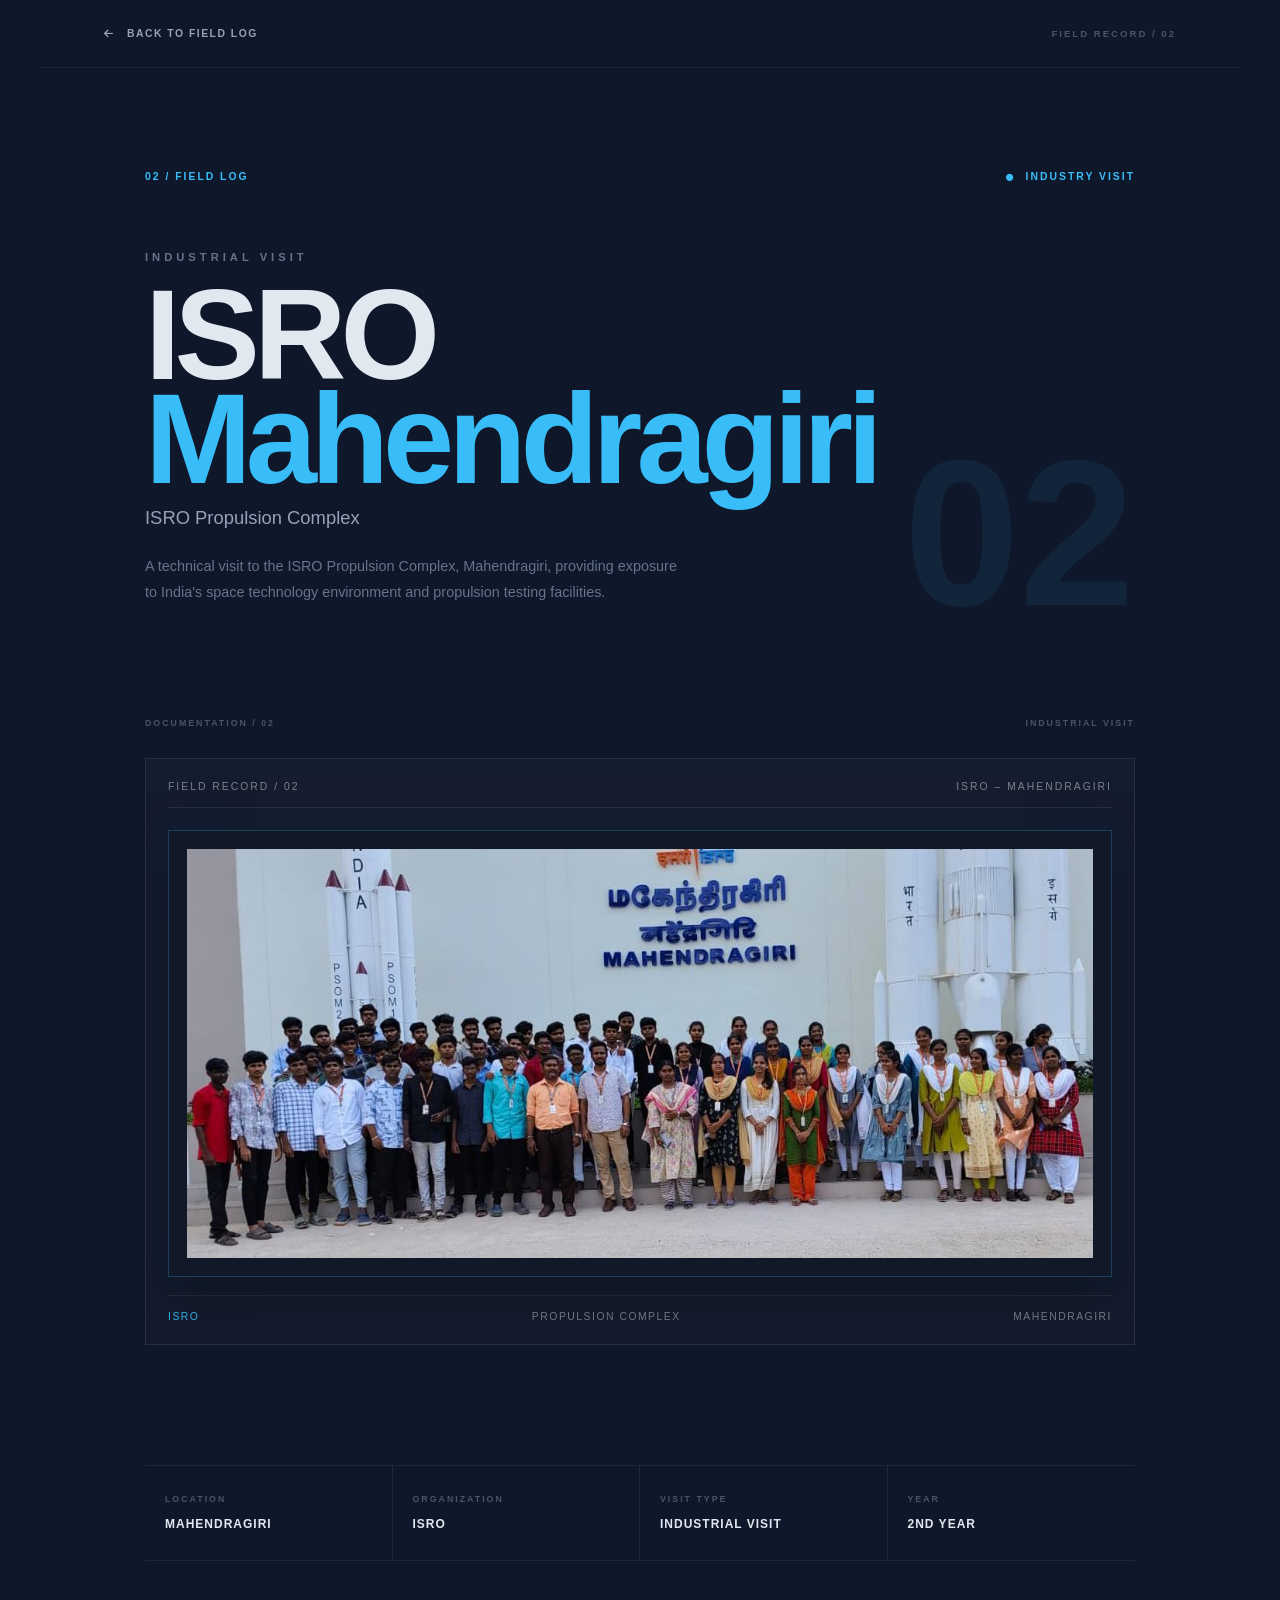
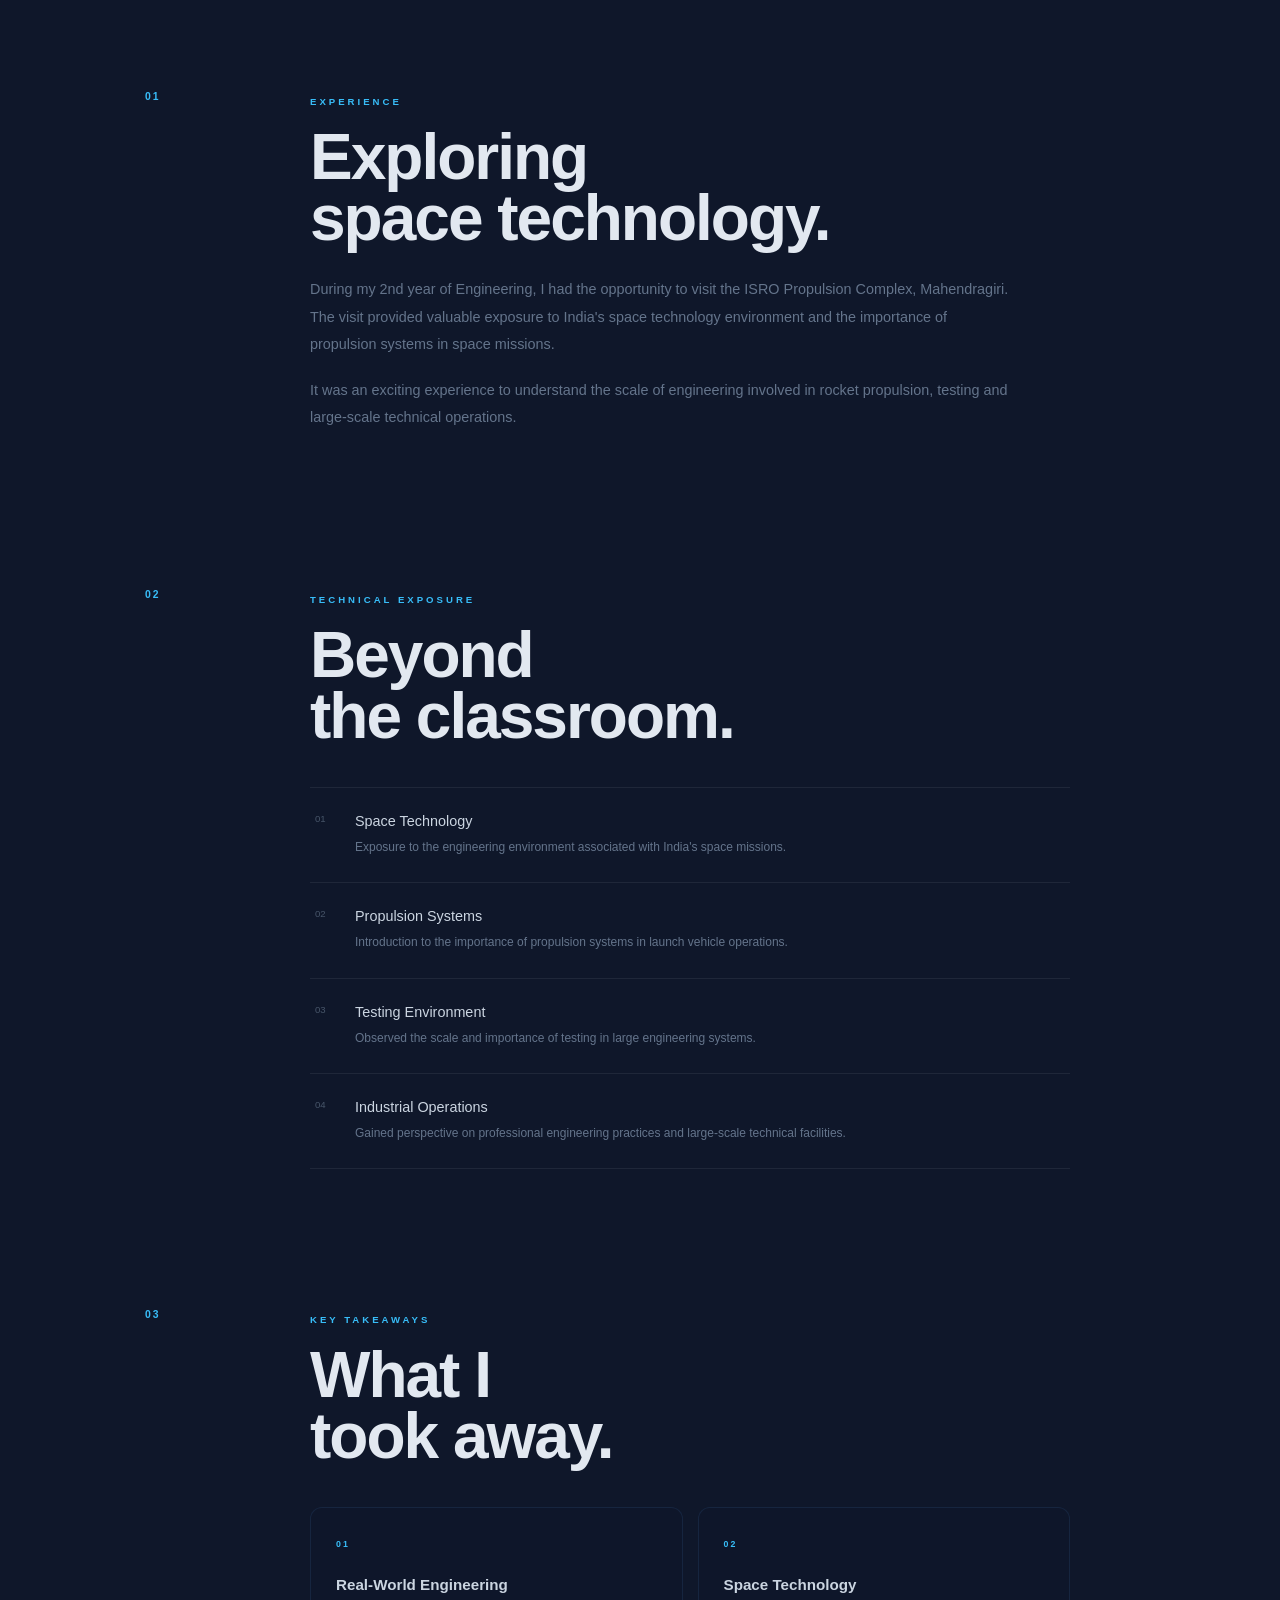
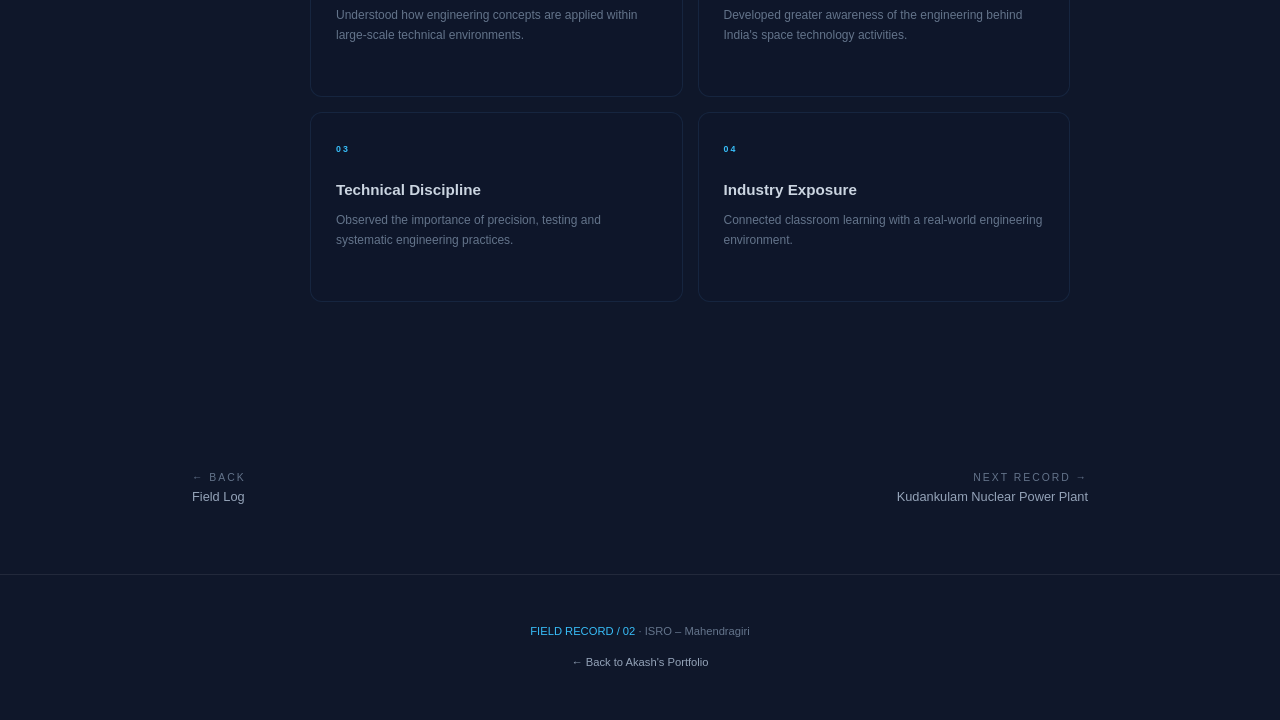
<file: projects/industry1.html>
<!DOCTYPE html>
<html lang="en">

<head>
  <meta charset="UTF-8">
  <meta name="viewport" content="width=device-width, initial-scale=1.0">

  <title>ISRO Mahendragiri | Akash</title>

  <link
    rel="stylesheet"
    href="https://cdnjs.cloudflare.com/ajax/libs/font-awesome/6.4.0/css/all.min.css"
  >

  <link
    rel="stylesheet"
    href="https://unpkg.com/aos@2.3.1/dist/aos.css"
  >

  <link rel="stylesheet" href="../css/industry.css">
</head>

<body>

  <!-- ================= HEADER ================= -->

  <header class="industry-header">

    <a href="../index.html#content" class="back-link">
      <i class="fa-solid fa-arrow-left"></i>
      BACK TO FIELD LOG
    </a>

    <span class="record-id">
      FIELD RECORD / 02
    </span>

  </header>


  <main class="industry-page">

    <!-- ================= HERO ================= -->

    <section class="industry-hero" data-aos="fade-up">

      <div class="hero-label">

        <span>02 / FIELD LOG</span>

        <span class="status">
          <i class="fa-solid fa-circle"></i>
          INDUSTRY VISIT
        </span>

      </div>


      <div class="hero-content">

        <div class="hero-text">

          <span class="eyebrow">
            INDUSTRIAL VISIT
          </span>

          <h1>
            ISRO<br>
            <span>Mahendragiri</span>
          </h1>

          <p class="hero-role">
            ISRO Propulsion Complex
          </p>

          <p class="hero-description">
            A technical visit to the ISRO Propulsion Complex,
            Mahendragiri, providing exposure to India's space
            technology environment and propulsion testing facilities.
          </p>

        </div>


        <div class="hero-number">
          02
        </div>

      </div>

    </section>


    <!-- ================= VISIT IMAGE ================= -->

    <section class="industry-image-section" data-aos="fade-up">

      <div class="image-label">

        <span>
          DOCUMENTATION / 02
        </span>

        <span>
          INDUSTRIAL VISIT
        </span>

      </div>


      <div class="visit-document">

        <div class="visit-header">

          <span>
            FIELD RECORD / 02
          </span>

          <span>
            ISRO – MAHENDRAGIRI
          </span>

        </div>


        <div class="visit-frame">

          <img
            src="../assets/iv1.jpeg"
            alt="ISRO Mahendragiri Industrial Visit"
          >

        </div>


        <div class="visit-footer">

          <span>
            ISRO
          </span>

          <span>
            PROPULSION COMPLEX
          </span>

          <span>
            MAHENDRAGIRI
          </span>

        </div>

      </div>

    </section>


    <!-- ================= META ================= -->

    <section class="industry-meta" data-aos="fade-up">

      <div class="meta-item">
        <span>LOCATION</span>
        <strong>MAHENDRAGIRI</strong>
      </div>

      <div class="meta-item">
        <span>ORGANIZATION</span>
        <strong>ISRO</strong>
      </div>

      <div class="meta-item">
        <span>VISIT TYPE</span>
        <strong>INDUSTRIAL VISIT</strong>
      </div>

      <div class="meta-item">
        <span>YEAR</span>
        <strong>2ND YEAR</strong>
      </div>

    </section>


    <!-- ================= EXPERIENCE ================= -->

    <section class="case-section" data-aos="fade-up">

      <div class="section-index">
        01
      </div>

      <div class="section-content">

        <span class="section-label">
          EXPERIENCE
        </span>

        <h2>
          Exploring<br>
          space technology.
        </h2>

        <p>
          During my 2nd year of Engineering, I had the opportunity
          to visit the ISRO Propulsion Complex, Mahendragiri.
          The visit provided valuable exposure to India's space
          technology environment and the importance of propulsion
          systems in space missions.
        </p>

        <p>
          It was an exciting experience to understand the scale
          of engineering involved in rocket propulsion, testing
          and large-scale technical operations.
        </p>

      </div>

    </section>


    <!-- ================= TECHNICAL EXPOSURE ================= -->

    <section class="case-section" data-aos="fade-up">

      <div class="section-index">
        02
      </div>

      <div class="section-content">

        <span class="section-label">
          TECHNICAL EXPOSURE
        </span>

        <h2>
          Beyond<br>
          the classroom.
        </h2>


        <div class="exposure-list">

          <div class="exposure-item">
            <span>01</span>
            <strong>Space Technology</strong>
            <p>
              Exposure to the engineering environment associated
              with India's space missions.
            </p>
          </div>


          <div class="exposure-item">
            <span>02</span>
            <strong>Propulsion Systems</strong>
            <p>
              Introduction to the importance of propulsion systems
              in launch vehicle operations.
            </p>
          </div>


          <div class="exposure-item">
            <span>03</span>
            <strong>Testing Environment</strong>
            <p>
              Observed the scale and importance of testing in
              large engineering systems.
            </p>
          </div>


          <div class="exposure-item">
            <span>04</span>
            <strong>Industrial Operations</strong>
            <p>
              Gained perspective on professional engineering
              practices and large-scale technical facilities.
            </p>
          </div>

        </div>

      </div>

    </section>


    <!-- ================= KEY TAKEAWAYS ================= -->

    <section class="case-section" data-aos="fade-up">

      <div class="section-index">
        03
      </div>

      <div class="section-content">

        <span class="section-label">
          KEY TAKEAWAYS
        </span>

        <h2>
          What I<br>
          took away.
        </h2>


        <div class="learning-grid">

          <div class="learning-card">

            <span>01</span>

            <h3>
              Real-World Engineering
            </h3>

            <p>
              Understood how engineering concepts are applied
              within large-scale technical environments.
            </p>

          </div>


          <div class="learning-card">

            <span>02</span>

            <h3>
              Space Technology
            </h3>

            <p>
              Developed greater awareness of the engineering
              behind India's space technology activities.
            </p>

          </div>


          <div class="learning-card">

            <span>03</span>

            <h3>
              Technical Discipline
            </h3>

            <p>
              Observed the importance of precision, testing and
              systematic engineering practices.
            </p>

          </div>


          <div class="learning-card">

            <span>04</span>

            <h3>
              Industry Exposure
            </h3>

            <p>
              Connected classroom learning with a real-world
              engineering environment.
            </p>

          </div>

        </div>

      </div>

    </section>


    <!-- ================= NAVIGATION ================= -->

    <section class="project-navigation">

      <a
        href="../index.html#content"
        class="project-nav-link"
      >

        <span class="project-nav-label">
          ← Back
        </span>

        <span class="project-nav-title">
          Field Log
        </span>

      </a>


      <a
        href="industry2.html"
        class="project-nav-link next"
      >

        <span class="project-nav-label">
          Next Record →
        </span>

        <span class="project-nav-title">
          Kudankulam Nuclear Power Plant
        </span>

      </a>

    </section>

  </main>

<!-- Back To Top -->
<button id="backToTop" aria-label="Back to top">
  <i class="fas fa-arrow-up"></i>
</button>

  <!-- ================= FOOTER ================= -->

  <footer>

    <p>
      <span>FIELD RECORD / 02</span>
      · ISRO – Mahendragiri
    </p>

    <a href="../index.html#content">
      ← Back to Akash's Portfolio
    </a>

  </footer>

  <script>
  // ================= BACK TO TOP =================

  const backToTop = document.getElementById("backToTop");

  if (backToTop) {
    window.addEventListener("scroll", () => {
      if (window.scrollY > 300) {
        backToTop.classList.add("show");
      } else {
        backToTop.classList.remove("show");
      }
    });

    backToTop.addEventListener("click", () => {
      window.scrollTo({
        top: 0,
        behavior: "smooth"
      });
    });
  }
</script>

  <!-- ================= AOS ================= -->

  <script src="https://unpkg.com/aos@2.3.1/dist/aos.js"></script>

  <script>
    AOS.init({
      duration: 800,
      once: true,
      offset: 80
    });
  </script>

</body>

</html>
</file>
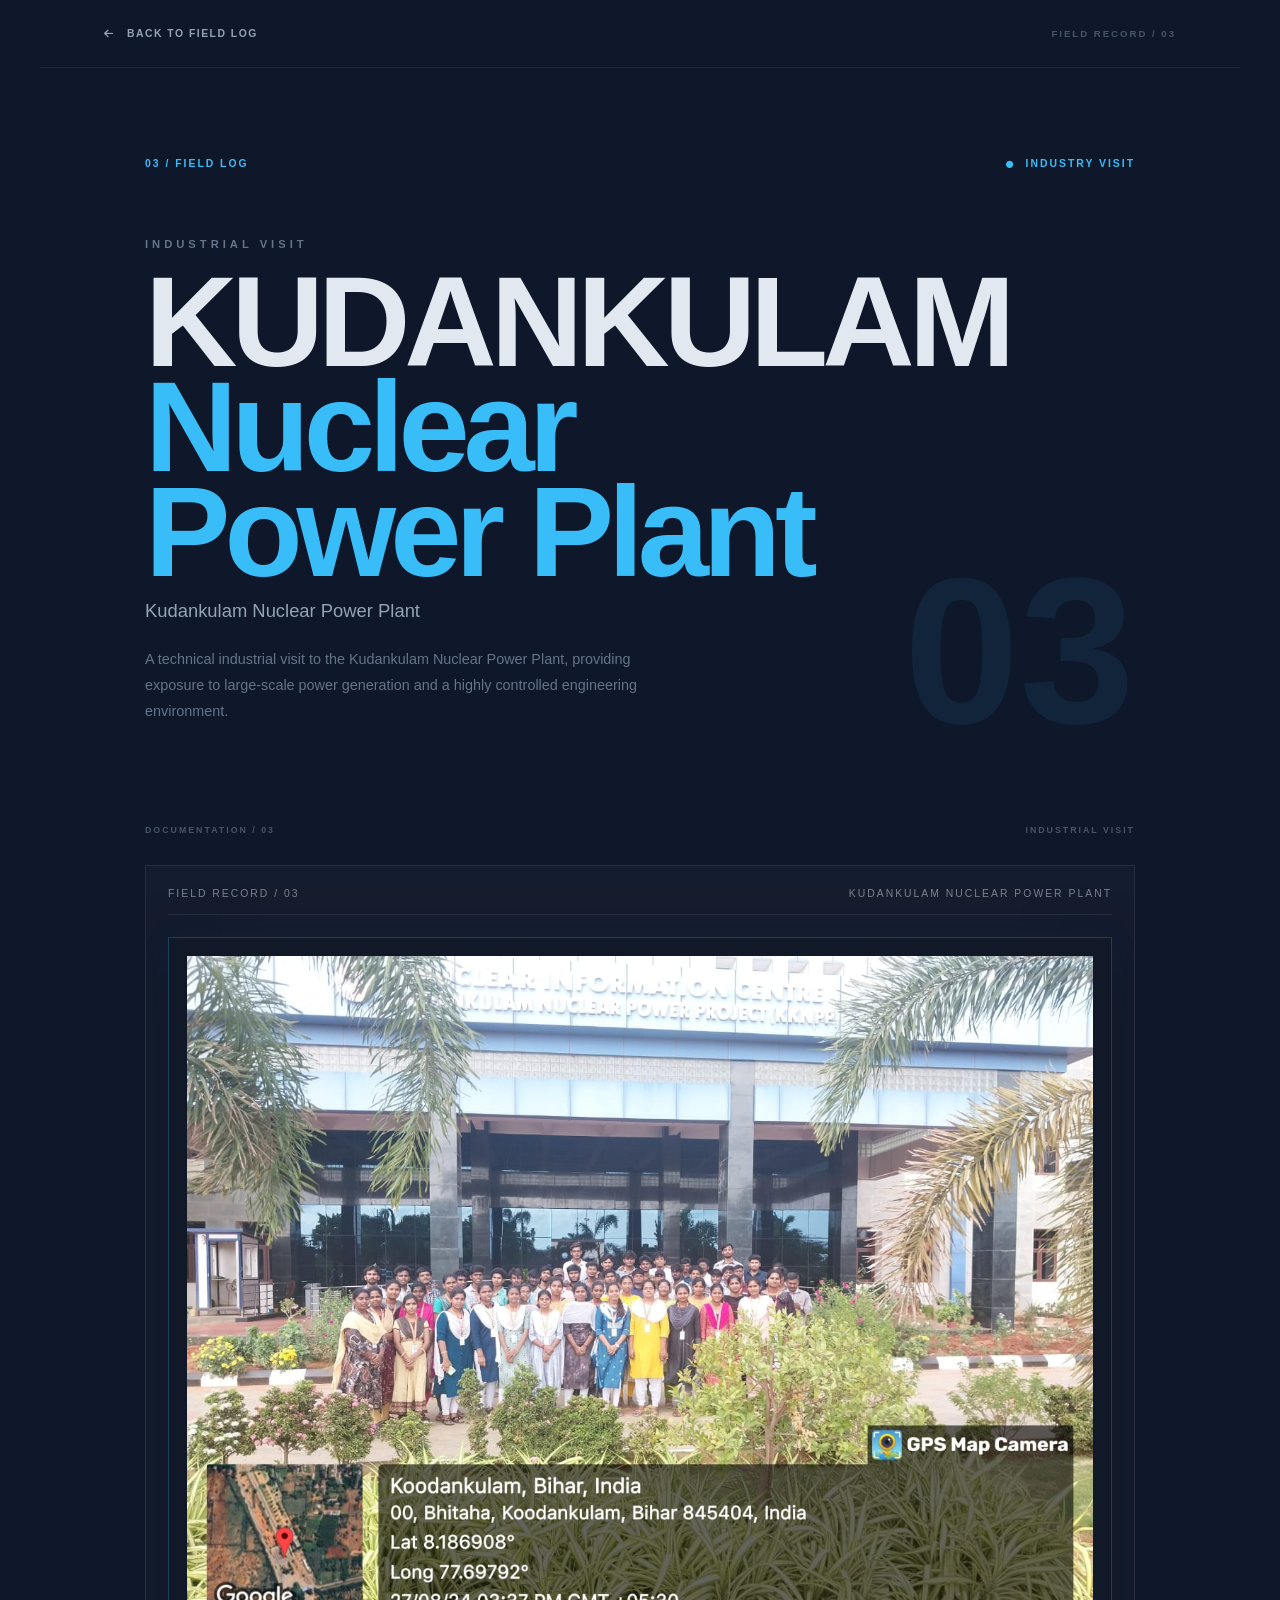
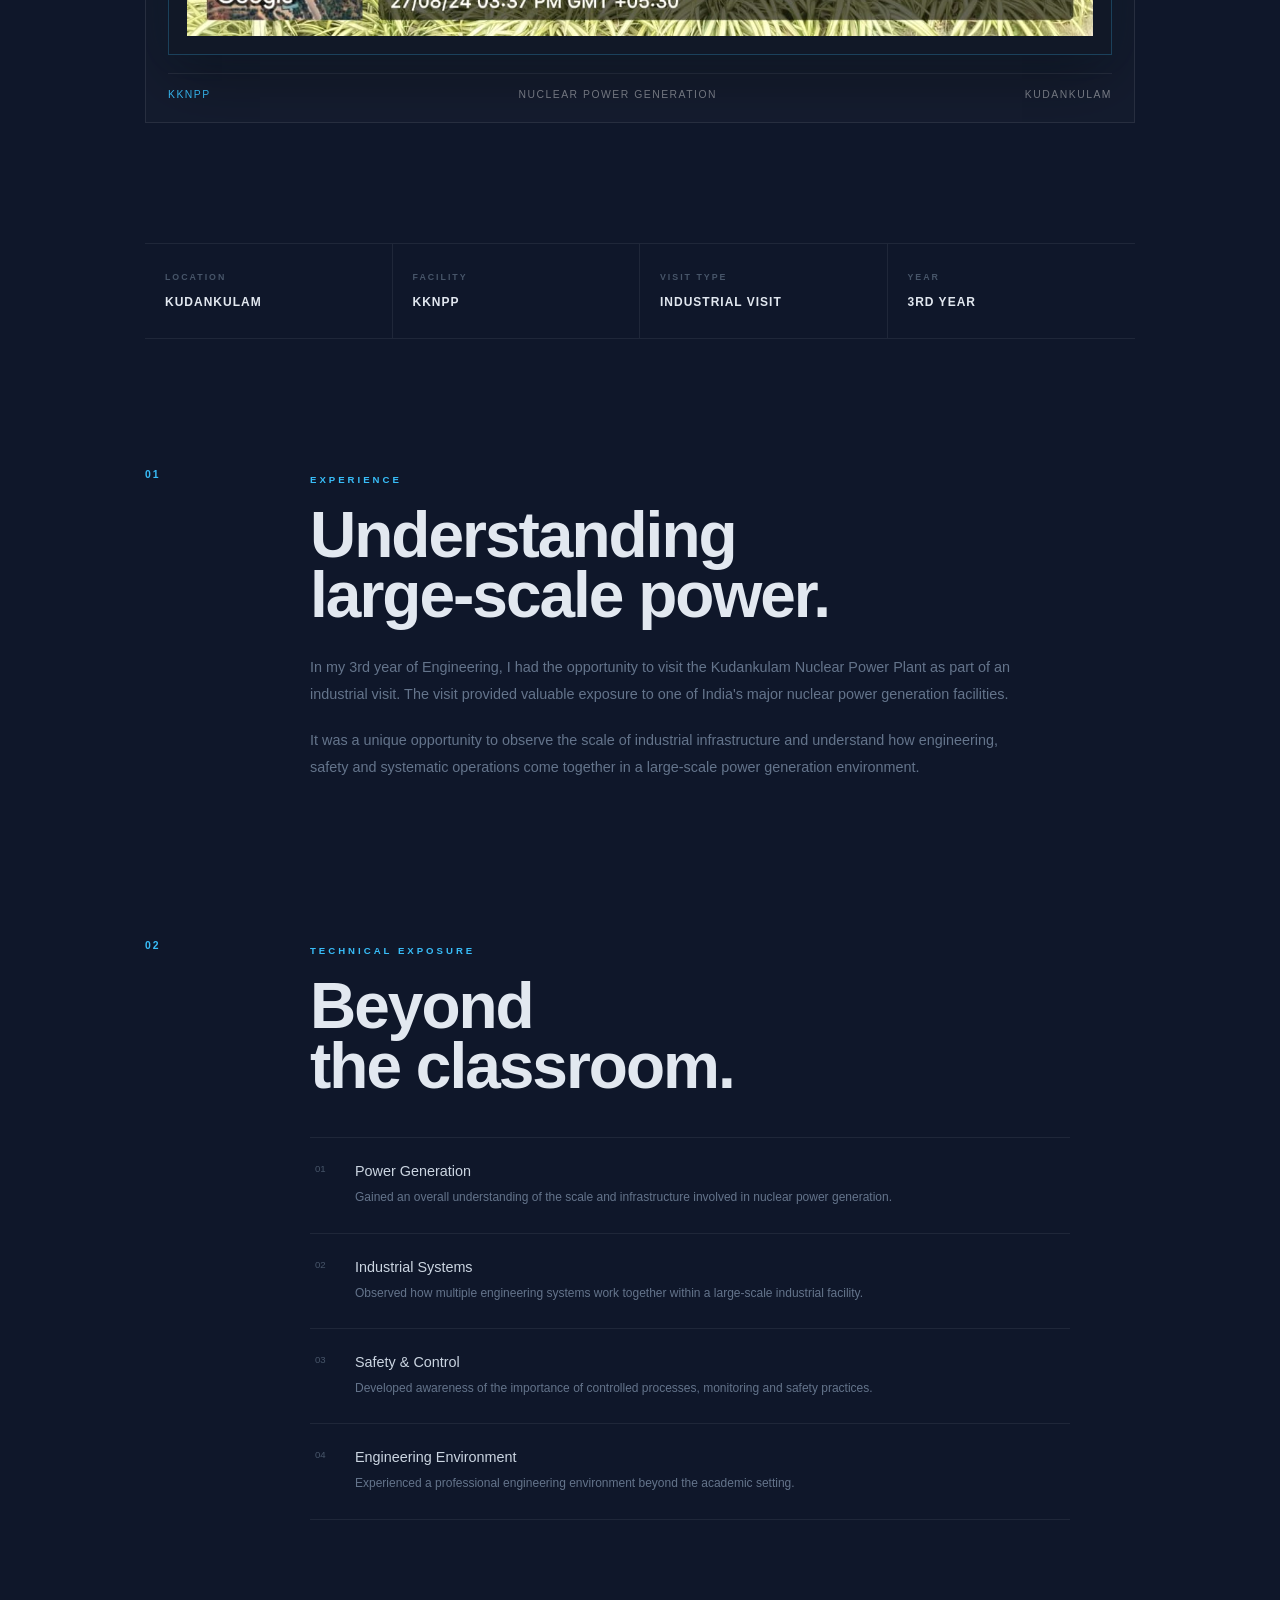
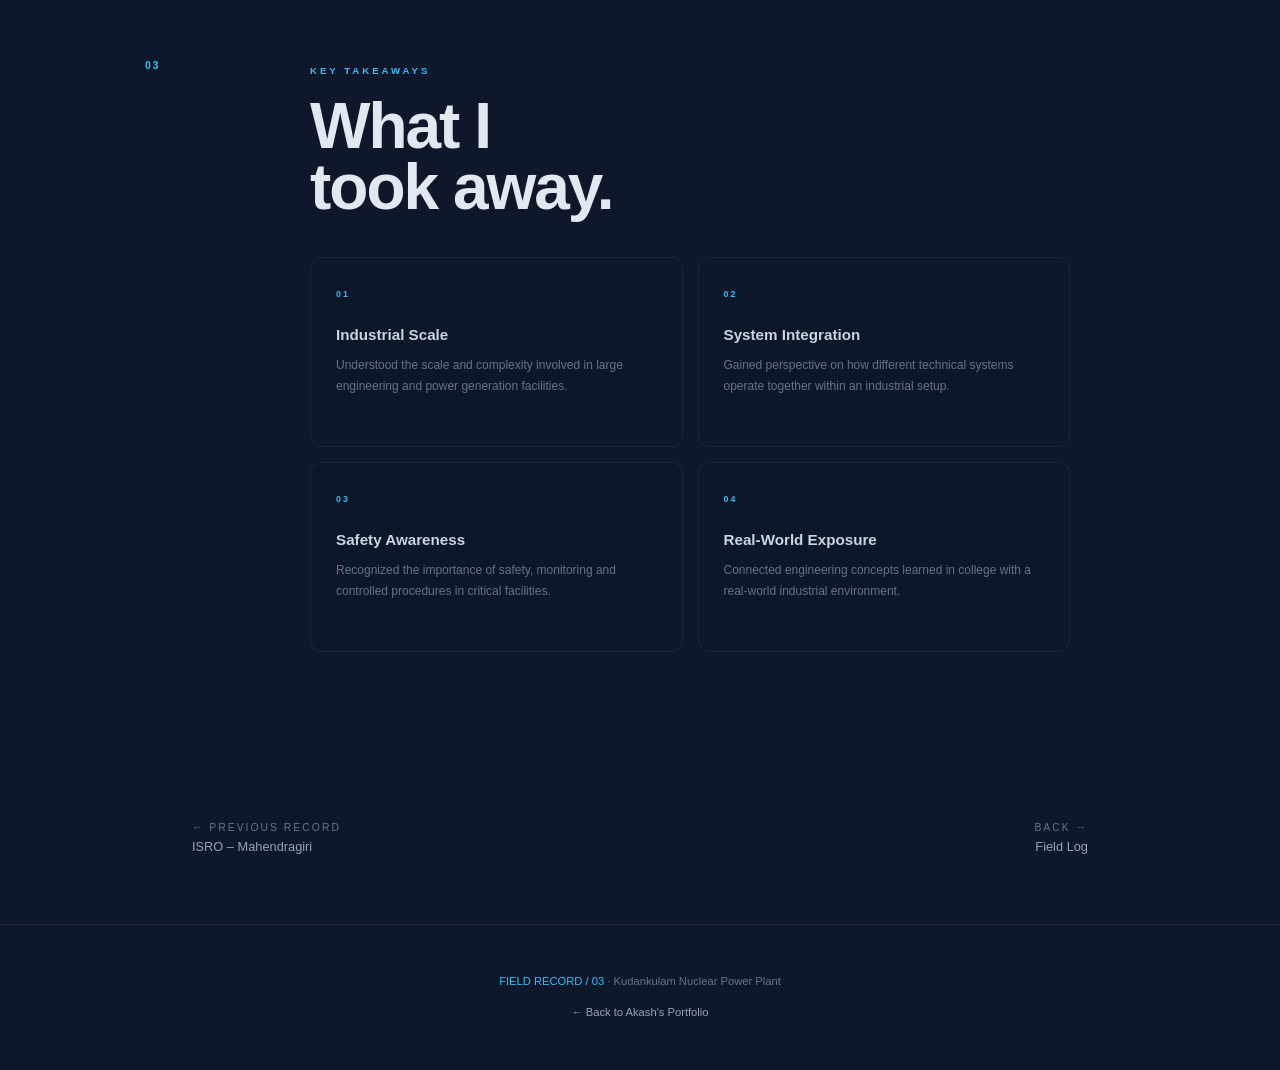
<file: projects/industry2.html>
<!DOCTYPE html>
<html lang="en">

<head>
  <meta charset="UTF-8">
  <meta name="viewport" content="width=device-width, initial-scale=1.0">

  <title>Kudankulam Nuclear Power Plant | Akash</title>

  <link
    rel="stylesheet"
    href="https://cdnjs.cloudflare.com/ajax/libs/font-awesome/6.4.0/css/all.min.css"
  >

  <link
    rel="stylesheet"
    href="https://unpkg.com/aos@2.3.1/dist/aos.css"
  >

  <link rel="stylesheet" href="../css/industry.css">
</head>


<body>

  <!-- ================= HEADER ================= -->

  <header class="industry-header">

    <a href="../index.html#content" class="back-link">
      <i class="fa-solid fa-arrow-left"></i>
      BACK TO FIELD LOG
    </a>

    <span class="record-id">
      FIELD RECORD / 03
    </span>

  </header>


  <main class="industry-page">

    <!-- ================= HERO ================= -->

    <section class="industry-hero" data-aos="fade-up">

      <div class="hero-label">

        <span>03 / FIELD LOG</span>

        <span class="status">
          <i class="fa-solid fa-circle"></i>
          INDUSTRY VISIT
        </span>

      </div>


      <div class="hero-content">

        <div class="hero-text">

          <span class="eyebrow">
            INDUSTRIAL VISIT
          </span>

          <h1>
            KUDANKULAM<br>
            <span>Nuclear Power Plant</span>
          </h1>

          <p class="hero-role">
            Kudankulam Nuclear Power Plant
          </p>

          <p class="hero-description">
            A technical industrial visit to the Kudankulam Nuclear
            Power Plant, providing exposure to large-scale power
            generation and a highly controlled engineering environment.
          </p>

        </div>


        <div class="hero-number">
          03
        </div>

      </div>

    </section>


    <!-- ================= VISIT IMAGE ================= -->

    <section class="industry-image-section" data-aos="fade-up">

      <div class="image-label">

        <span>
          DOCUMENTATION / 03
        </span>

        <span>
          INDUSTRIAL VISIT
        </span>

      </div>


      <div class="visit-document">

        <div class="visit-header">

          <span>
            FIELD RECORD / 03
          </span>

          <span>
            KUDANKULAM NUCLEAR POWER PLANT
          </span>

        </div>


        <div class="visit-frame">

          <img
            src="../assets/iv2.jpeg"
            alt="Kudankulam Nuclear Power Plant Industrial Visit"
          >

        </div>


        <div class="visit-footer">

          <span>
            KKNPP
          </span>

          <span>
            NUCLEAR POWER GENERATION
          </span>

          <span>
            KUDANKULAM
          </span>

        </div>

      </div>

    </section>


    <!-- ================= META ================= -->

    <section class="industry-meta" data-aos="fade-up">

      <div class="meta-item">
        <span>LOCATION</span>
        <strong>KUDANKULAM</strong>
      </div>

      <div class="meta-item">
        <span>FACILITY</span>
        <strong>KKNPP</strong>
      </div>

      <div class="meta-item">
        <span>VISIT TYPE</span>
        <strong>INDUSTRIAL VISIT</strong>
      </div>

      <div class="meta-item">
        <span>YEAR</span>
        <strong>3RD YEAR</strong>
      </div>

    </section>


    <!-- ================= EXPERIENCE ================= -->

    <section class="case-section" data-aos="fade-up">

      <div class="section-index">
        01
      </div>

      <div class="section-content">

        <span class="section-label">
          EXPERIENCE
        </span>

        <h2>
          Understanding<br>
          large-scale power.
        </h2>

        <p>
          In my 3rd year of Engineering, I had the opportunity
          to visit the Kudankulam Nuclear Power Plant as part of
          an industrial visit. The visit provided valuable exposure
          to one of India's major nuclear power generation facilities.
        </p>

        <p>
          It was a unique opportunity to observe the scale of
          industrial infrastructure and understand how engineering,
          safety and systematic operations come together in a
          large-scale power generation environment.
        </p>

      </div>

    </section>


    <!-- ================= TECHNICAL EXPOSURE ================= -->

    <section class="case-section" data-aos="fade-up">

      <div class="section-index">
        02
      </div>

      <div class="section-content">

        <span class="section-label">
          TECHNICAL EXPOSURE
        </span>

        <h2>
          Beyond<br>
          the classroom.
        </h2>


        <div class="exposure-list">

          <div class="exposure-item">

            <span>01</span>

            <strong>
              Power Generation
            </strong>

            <p>
              Gained an overall understanding of the scale and
              infrastructure involved in nuclear power generation.
            </p>

          </div>


          <div class="exposure-item">

            <span>02</span>

            <strong>
              Industrial Systems
            </strong>

            <p>
              Observed how multiple engineering systems work
              together within a large-scale industrial facility.
            </p>

          </div>


          <div class="exposure-item">

            <span>03</span>

            <strong>
              Safety &amp; Control
            </strong>

            <p>
              Developed awareness of the importance of controlled
              processes, monitoring and safety practices.
            </p>

          </div>


          <div class="exposure-item">

            <span>04</span>

            <strong>
              Engineering Environment
            </strong>

            <p>
              Experienced a professional engineering environment
              beyond the academic setting.
            </p>

          </div>

        </div>

      </div>

    </section>


    <!-- ================= KEY TAKEAWAYS ================= -->

    <section class="case-section" data-aos="fade-up">

      <div class="section-index">
        03
      </div>

      <div class="section-content">

        <span class="section-label">
          KEY TAKEAWAYS
        </span>

        <h2>
          What I<br>
          took away.
        </h2>


        <div class="learning-grid">

          <div class="learning-card">

            <span>01</span>

            <h3>
              Industrial Scale
            </h3>

            <p>
              Understood the scale and complexity involved in
              large engineering and power generation facilities.
            </p>

          </div>


          <div class="learning-card">

            <span>02</span>

            <h3>
              System Integration
            </h3>

            <p>
              Gained perspective on how different technical
              systems operate together within an industrial setup.
            </p>

          </div>


          <div class="learning-card">

            <span>03</span>

            <h3>
              Safety Awareness
            </h3>

            <p>
              Recognized the importance of safety, monitoring and
              controlled procedures in critical facilities.
            </p>

          </div>


          <div class="learning-card">

            <span>04</span>

            <h3>
              Real-World Exposure
            </h3>

            <p>
              Connected engineering concepts learned in college
              with a real-world industrial environment.
            </p>

          </div>

        </div>

      </div>

    </section>


    <!-- ================= NAVIGATION ================= -->

    <section class="project-navigation">

      <a
        href="industry1.html"
        class="project-nav-link"
      >

        <span class="project-nav-label">
          ← Previous Record
        </span>

        <span class="project-nav-title">
          ISRO – Mahendragiri
        </span>

      </a>


      <a
        href="../index.html#content"
        class="project-nav-link next"
      >

        <span class="project-nav-label">
          Back →
        </span>

        <span class="project-nav-title">
          Field Log
        </span>

      </a>

    </section>

  </main>

  <!-- Back To Top -->
<button id="backToTop" aria-label="Back to top">
  <i class="fas fa-arrow-up"></i>
</button>

  <!-- ================= FOOTER ================= -->

  <footer>

    <p>
      <span>FIELD RECORD / 03</span>
      · Kudankulam Nuclear Power Plant
    </p>

    <a href="../index.html#content">
      ← Back to Akash's Portfolio
    </a>

  </footer>

  <script>
  // ================= BACK TO TOP =================

  const backToTop = document.getElementById("backToTop");

  if (backToTop) {
    window.addEventListener("scroll", () => {
      if (window.scrollY > 300) {
        backToTop.classList.add("show");
      } else {
        backToTop.classList.remove("show");
      }
    });

    backToTop.addEventListener("click", () => {
      window.scrollTo({
        top: 0,
        behavior: "smooth"
      });
    });
  }
</script>

  <!-- ================= AOS ================= -->

  <script src="https://unpkg.com/aos@2.3.1/dist/aos.js"></script>

  <script>
    AOS.init({
      duration: 800,
      once: true,
      offset: 80
    });
  </script>

</body>

</html>
</file>
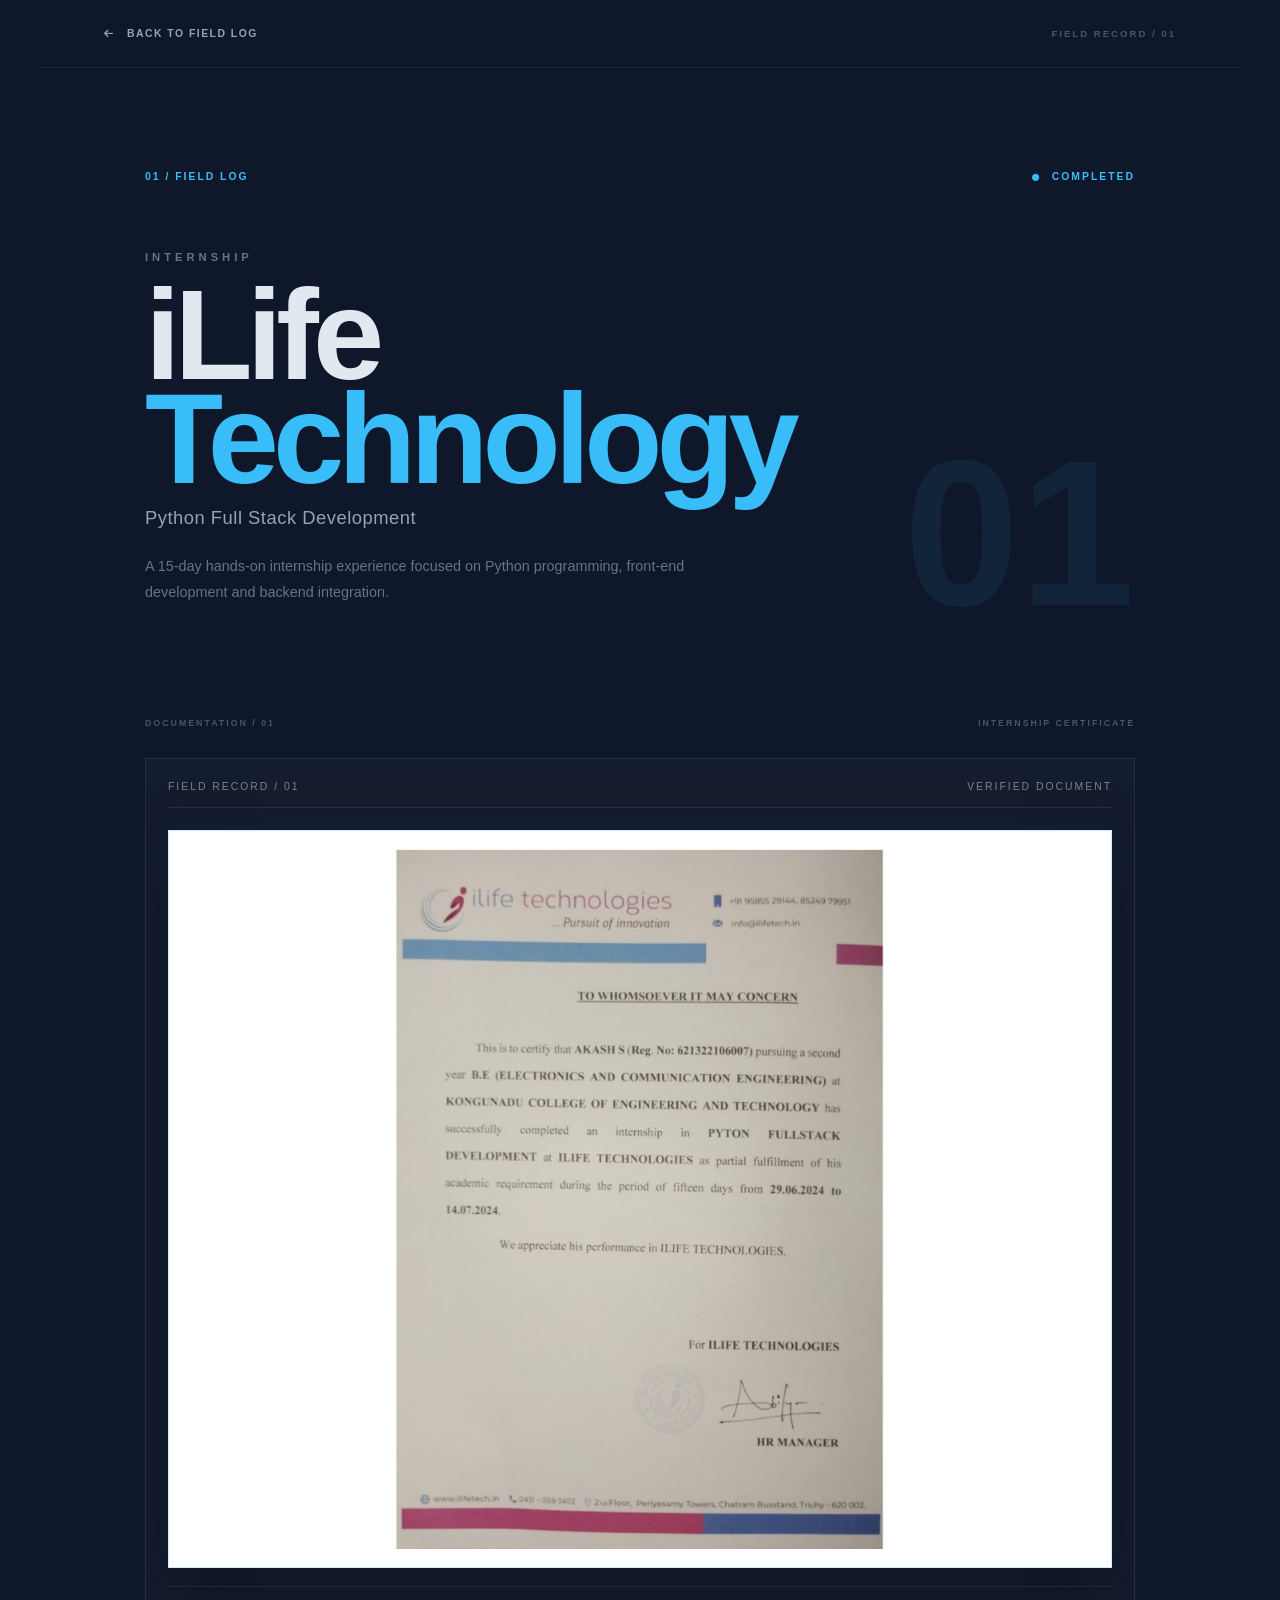
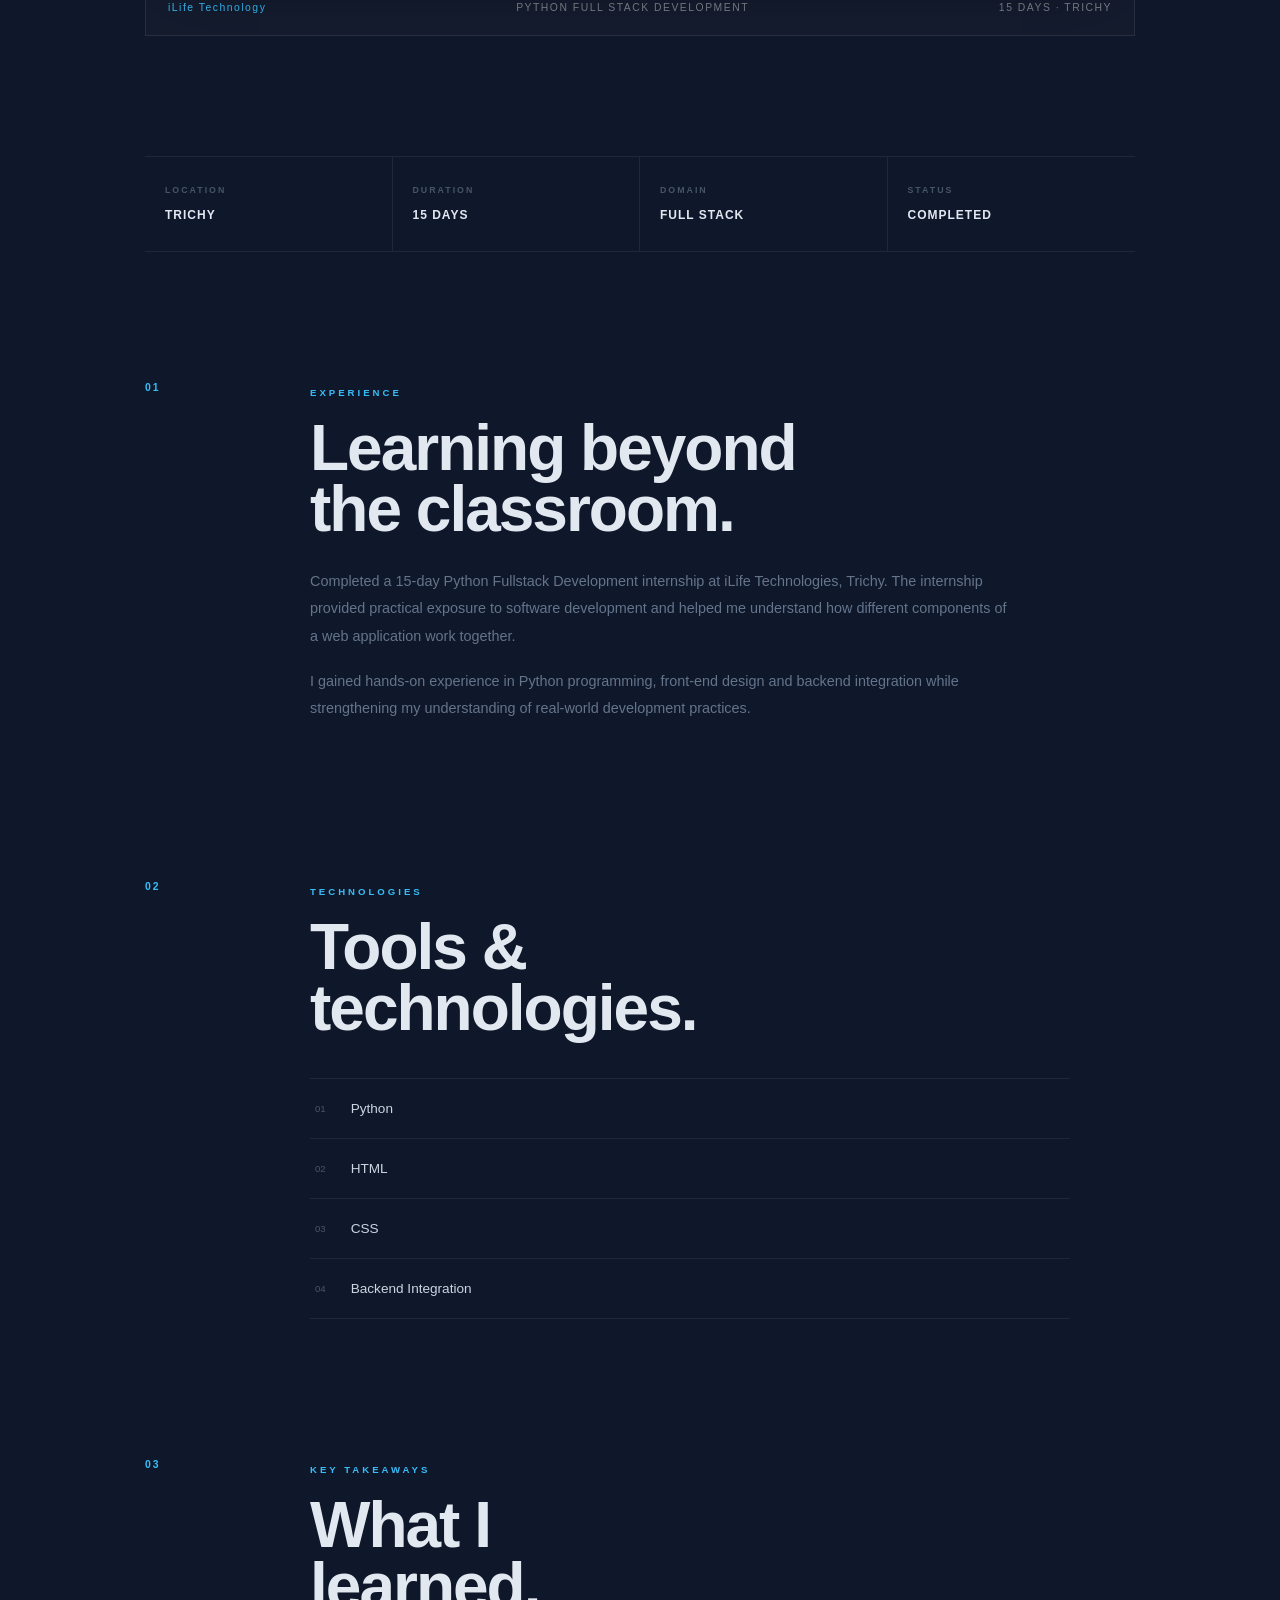
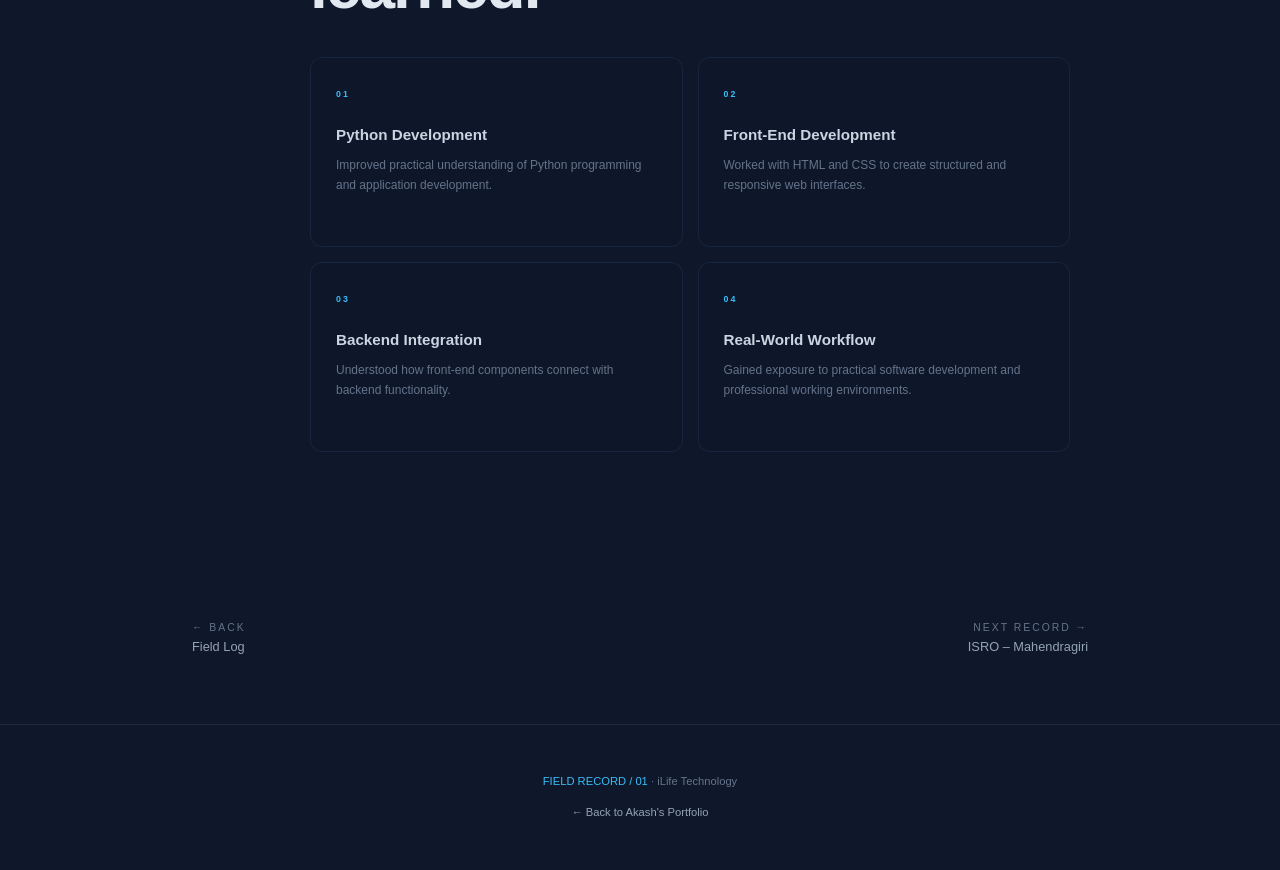
<file: projects/internship.html>
<!DOCTYPE html>
<html lang="en">

<head>

  <meta charset="UTF-8">

  <meta
    name="viewport"
    content="width=device-width, initial-scale=1.0"
  >

  <title>iLife Technology | Internship Case Study</title>


  <!-- ================= FONT AWESOME ================= -->

  <link
    rel="stylesheet"
    href="https://cdnjs.cloudflare.com/ajax/libs/font-awesome/6.4.0/css/all.min.css"
  >


  <!-- ================= AOS ================= -->

  <link
    rel="stylesheet"
    href="https://unpkg.com/aos@2.3.1/dist/aos.css"
  >


  <!-- ================= INTERNSHIP CSS ================= -->

  <link
    rel="stylesheet"
    href="../css/internship.css"
  >

</head>


<body>


  <!-- ================= HEADER ================= -->

  <header class="internship-header">

    <a
      href="../index.html#content"
      class="back-link"
    >

      <i class="fa-solid fa-arrow-left"></i>

      BACK TO FIELD LOG

    </a>


    <span class="record-id">

      FIELD RECORD / 01

    </span>

  </header>



  <!-- ================= MAIN ================= -->

  <main class="internship-page">


    <!-- ================= HERO ================= -->

    <section
      class="internship-hero"
      data-aos="fade-up"
    >

      <div class="hero-label">

        <span>
          01 / FIELD LOG
        </span>

        <span class="status">

          <i class="fa-solid fa-circle"></i>

          COMPLETED

        </span>

      </div>


      <div class="hero-content">

        <div class="hero-text">

          <span class="eyebrow">
            INTERNSHIP
          </span>


          <h1>

            iLife<br>

            <span>Technology</span>

          </h1>


          <p class="hero-role">

            Python Full Stack Development

          </p>


          <p class="hero-description">

            A 15-day hands-on internship experience focused on
            Python programming, front-end development and
            backend integration.

          </p>

        </div>


        <div class="hero-number">

          01

        </div>

      </div>

    </section>



    <!-- ================= CERTIFICATE DOCUMENT ================= -->

    <section
      class="internship-image-section"
      data-aos="fade-up"
    >

      <div class="image-label">

        <span>
          DOCUMENTATION / 01
        </span>

        <span>
          INTERNSHIP CERTIFICATE
        </span>

      </div>


      <div class="certificate-document">


        <div class="certificate-header">

          <span>
            FIELD RECORD / 01
          </span>

          <span>
            VERIFIED DOCUMENT
          </span>

        </div>


        <div class="certificate-frame">

          <img
            src="../assets/internship.jpg"
            alt="iLife Technology Internship Certificate"
          >

        </div>


        <div class="certificate-footer">

          <span>
            iLife Technology
          </span>

          <span>
            PYTHON FULL STACK DEVELOPMENT
          </span>

          <span>
            15 DAYS · TRICHY
          </span>

        </div>

      </div>

    </section>



    <!-- ================= META ================= -->

    <section
      class="internship-meta"
      data-aos="fade-up"
    >

      <div class="meta-item">

        <span>
          LOCATION
        </span>

        <strong>
          TRICHY
        </strong>

      </div>


      <div class="meta-item">

        <span>
          DURATION
        </span>

        <strong>
          15 DAYS
        </strong>

      </div>


      <div class="meta-item">

        <span>
          DOMAIN
        </span>

        <strong>
          FULL STACK
        </strong>

      </div>


      <div class="meta-item">

        <span>
          STATUS
        </span>

        <strong>
          COMPLETED
        </strong>

      </div>

    </section>



    <!-- ================= EXPERIENCE ================= -->

    <section
      class="case-section"
      data-aos="fade-up"
    >

      <div class="section-index">
        01
      </div>


      <div class="section-content">

        <span class="section-label">
          EXPERIENCE
        </span>


        <h2>
          Learning beyond<br>
          the classroom.
        </h2>


        <p>

          Completed a 15-day Python Fullstack Development
          internship at iLife Technologies, Trichy. The
          internship provided practical exposure to software
          development and helped me understand how different
          components of a web application work together.

        </p>


        <p>

          I gained hands-on experience in Python programming,
          front-end design and backend integration while
          strengthening my understanding of real-world
          development practices.

        </p>

      </div>

    </section>



    <!-- ================= TECHNOLOGIES ================= -->

    <section
      class="case-section"
      data-aos="fade-up"
    >

      <div class="section-index">
        02
      </div>


      <div class="section-content">

        <span class="section-label">
          TECHNOLOGIES
        </span>


        <h2>
          Tools &amp;<br>
          technologies.
        </h2>


        <div class="technology-list">


          <div class="technology-item">

            <span>
              01
            </span>

            <strong>
              Python
            </strong>

          </div>


          <div class="technology-item">

            <span>
              02
            </span>

            <strong>
              HTML
            </strong>

          </div>


          <div class="technology-item">

            <span>
              03
            </span>

            <strong>
              CSS
            </strong>

          </div>


          <div class="technology-item">

            <span>
              04
            </span>

            <strong>
              Backend Integration
            </strong>

          </div>


        </div>

      </div>

    </section>



    <!-- ================= WHAT I LEARNED ================= -->

    <section
      class="case-section"
      data-aos="fade-up"
    >

      <div class="section-index">
        03
      </div>


      <div class="section-content">

        <span class="section-label">
          KEY TAKEAWAYS
        </span>


        <h2>
          What I<br>
          learned.
        </h2>


        <div class="learning-grid">


          <div class="learning-card">

            <span>
              01
            </span>

            <h3>
              Python Development
            </h3>

            <p>

              Improved practical understanding of Python
              programming and application development.

            </p>

          </div>


          <div class="learning-card">

            <span>
              02
            </span>

            <h3>
              Front-End Development
            </h3>

            <p>

              Worked with HTML and CSS to create structured
              and responsive web interfaces.

            </p>

          </div>


          <div class="learning-card">

            <span>
              03
            </span>

            <h3>
              Backend Integration
            </h3>

            <p>

              Understood how front-end components connect
              with backend functionality.

            </p>

          </div>


          <div class="learning-card">

            <span>
              04
            </span>

            <h3>
              Real-World Workflow
            </h3>

            <p>

              Gained exposure to practical software development
              and professional working environments.

            </p>

          </div>


        </div>

      </div>

    </section>



    <!-- ================= PROJECT-STYLE NAVIGATION ================= -->

    <section class="project-navigation">


      <!-- BACK -->

      <a
        href="../index.html#content"
        class="project-nav-link back-field-log"
      >

        <span class="project-nav-label">
          ← Back
        </span>

        <span class="project-nav-title">
          Field Log
        </span>

      </a>



      <!-- NEXT RECORD -->

      <a
        href="industry1.html"
        class="project-nav-link next next-record"
      >

        <span class="project-nav-label">
          Next Record →
        </span>

        <span class="project-nav-title">
          ISRO – Mahendragiri
        </span>

      </a>


    </section>



  </main>

<!-- Back To Top -->
<button id="backToTop" aria-label="Back to top">
  <i class="fas fa-arrow-up"></i>
</button>

  <!-- ================= FOOTER ================= -->

  <footer>

    <p>

      <span>
        FIELD RECORD / 01
      </span>

      · iLife Technology

    </p>


    <a
      href="../index.html#content"
      class="footer-back"
    >

      ← Back to Akash's Portfolio

    </a>

  </footer>



  <!-- ================= AOS ================= -->

  <script
    src="https://unpkg.com/aos@2.3.1/dist/aos.js"
  ></script>


  <!-- ================= INTERNSHIP JS ================= -->

  <script src="../js/internship.js"></script>


</body>

</html>
</file>
<file: css/industry.css>
* {
  margin: 0;
  padding: 0;
  box-sizing: border-box;
}

html {
  scroll-behavior: smooth;
}

body {
  background: #0f172a;
  color: #e2e8f0;
  font-family: Arial, Helvetica, sans-serif;
  overflow-x: hidden;
}

a {
  text-decoration: none;
}


/* =====================================================
   HEADER
===================================================== */

.industry-header {
  width: 100%;
  max-width: 1200px;
  margin: auto;
  padding: 28px 5%;

  display: flex;
  align-items: center;
  justify-content: space-between;

  border-bottom: 1px solid rgba(255,255,255,0.06);
}

.back-link {
  color: #94a3b8;
  font-size: 0.65rem;
  font-weight: 700;
  letter-spacing: 1.5px;
  transition: color 0.3s ease;
}

.back-link i {
  margin-right: 8px;
}

.back-link:hover {
  color: #38bdf8;
}

.record-id {
  color: #475569;
  font-size: 0.6rem;
  font-weight: 700;
  letter-spacing: 2px;
}


/* =====================================================
   MAIN
===================================================== */

.industry-page {
  width: 100%;
  max-width: 1100px;
  margin: auto;
}


/* =====================================================
   HERO
===================================================== */

.industry-hero {
  min-height: 650px;
  padding: 90px 5% 100px;

  display: flex;
  flex-direction: column;
  justify-content: center;

  position: relative;
}

.hero-label {
  display: flex;
  justify-content: space-between;
  align-items: center;

  margin-bottom: 65px;

  color: #38bdf8;
  font-size: 0.65rem;
  font-weight: 700;
  letter-spacing: 2px;
}

.status {
  color: #38bdf8;
}

.status i {
  font-size: 0.45rem;
  margin-right: 6px;
}

.hero-content {
  display: flex;
  align-items: flex-end;
  justify-content: space-between;

  position: relative;
}

.hero-text {
  max-width: 750px;
  position: relative;
  z-index: 2;
}

.eyebrow {
  color: #64748b;
  font-size: 0.7rem;
  font-weight: 700;
  letter-spacing: 4px;
}

.hero-text h1 {
  margin: 18px 0 15px;

  color: #e2e8f0;

  font-size: clamp(4rem, 10vw, 8rem);
  line-height: 0.82;
  letter-spacing: -6px;
}

.hero-text h1 span {
  color: #38bdf8;
}

.hero-role {
  color: #94a3b8;
  font-size: 1.15rem;
  font-weight: 500;
}

.hero-description {
  max-width: 540px;
  margin-top: 25px;

  color: #64748b;
  font-size: 0.9rem;
  line-height: 1.8;
}

.hero-number {
  color: rgba(56,189,248,0.08);

  font-size: 13rem;
  font-weight: 800;
  line-height: 0.7;

  user-select: none;
}


/* =====================================================
   IMAGE
===================================================== */

.industry-image-section {
  padding: 0 5% 120px;
}

.image-label {
  display: flex;
  justify-content: space-between;

  margin-bottom: 15px;

  color: #475569;
  font-size: 0.55rem;
  font-weight: 700;
  letter-spacing: 2px;
}

.visit-document {
  margin-top: 30px;
  padding: 22px;

  border: 1px solid rgba(255,255,255,0.08);

  background: rgba(255,255,255,0.025);

  position: relative;
  overflow: hidden;
}

.visit-header {
  display: flex;
  justify-content: space-between;
  align-items: center;

  padding-bottom: 15px;
  margin-bottom: 22px;

  border-bottom: 1px solid rgba(255,255,255,0.08);

  color: rgba(255,255,255,0.45);

  font-size: 0.65rem;
  letter-spacing: 2px;
}

.visit-frame {
  position: relative;

  padding: 18px;

  background: #111827;

  border: 1px solid rgba(56,189,248,0.25);

  box-shadow:
    0 20px 60px rgba(0,0,0,0.35),
    0 0 35px rgba(56,189,248,0.05);

  transition:
    transform 0.35s ease,
    box-shadow 0.35s ease;
}

.visit-frame img {
  display: block;

  width: 100%;
  height: auto;

  max-height: 700px;

  object-fit: contain;

  margin: 0 auto;
}

.visit-document:hover .visit-frame {
  transform: translateY(-4px);

  box-shadow:
    0 25px 70px rgba(0,0,0,0.45),
    0 0 40px rgba(56,189,248,0.08);
}

.visit-footer {
  display: flex;
  justify-content: space-between;
  align-items: center;

  gap: 20px;

  margin-top: 18px;
  padding-top: 15px;

  border-top: 1px solid rgba(255,255,255,0.08);

  color: rgba(255,255,255,0.45);

  font-size: 0.65rem;
  letter-spacing: 1.5px;
}

.visit-footer span:first-child {
  color: #38bdf8;
}


/* =====================================================
   META
===================================================== */

.industry-meta {
  display: grid;
  grid-template-columns: repeat(4,1fr);

  margin: 0 5% 130px;

  border-top: 1px solid rgba(255,255,255,0.07);
  border-bottom: 1px solid rgba(255,255,255,0.07);
}

.meta-item {
  padding: 28px 20px;

  border-right: 1px solid rgba(255,255,255,0.07);
}

.meta-item:last-child {
  border-right: none;
}

.meta-item span {
  display: block;

  margin-bottom: 10px;

  color: #475569;

  font-size: 0.55rem;
  font-weight: 700;
  letter-spacing: 2px;
}

.meta-item strong {
  color: #e2e8f0;

  font-size: 0.75rem;
  letter-spacing: 1px;
}


/* =====================================================
   CASE SECTIONS
===================================================== */

.case-section {
  display: grid;
  grid-template-columns: 120px 1fr;

  gap: 45px;

  padding: 0 5% 140px;
}

.section-index {
  color: #38bdf8;

  font-size: 0.65rem;
  font-weight: 700;
  letter-spacing: 2px;
}

.section-content {
  max-width: 760px;
}

.section-label {
  color: #38bdf8;

  font-size: 0.6rem;
  font-weight: 700;
  letter-spacing: 3px;
}

.section-content h2 {
  margin: 18px 0 28px;

  color: #e2e8f0;

  font-size: clamp(2.5rem,5vw,4.5rem);

  line-height: 0.95;
  letter-spacing: -2px;
}

.section-content p {
  max-width: 700px;

  margin-bottom: 18px;

  color: #64748b;

  font-size: 0.9rem;
  line-height: 1.9;
}


/* =====================================================
   EXPOSURE LIST
===================================================== */

.exposure-list {
  margin-top: 40px;

  border-top: 1px solid rgba(255,255,255,0.07);
}

.exposure-item {
  padding: 25px 5px;

  display: grid;
  grid-template-columns: 40px 1fr;

  border-bottom: 1px solid rgba(255,255,255,0.07);
}

.exposure-item > span {
  color: #475569;

  font-size: 0.6rem;
}

.exposure-item strong {
  color: #cbd5e1;

  font-size: 0.9rem;
  font-weight: 500;
}

.exposure-item p {
  grid-column: 2;

  margin-top: 8px;
  margin-bottom: 0;

  font-size: 0.75rem;
  line-height: 1.7;
}

.exposure-item:hover strong {
  color: #38bdf8;
}


/* =====================================================
   LEARNING GRID
===================================================== */

.learning-grid {
  display: grid;

  grid-template-columns: repeat(2,1fr);

  gap: 15px;

  margin-top: 40px;
}

.learning-card {
  min-height: 190px;

  padding: 25px;

  border: 1px solid rgba(96,165,250,0.1);

  border-radius: 12px;

  background: rgba(15,23,42,0.45);

  transition:
    transform 0.35s ease,
    border-color 0.35s ease,
    background 0.35s ease;
}

.learning-card > span {
  color: #38bdf8;

  font-size: 0.55rem;
  font-weight: 700;
  letter-spacing: 2px;
}

.learning-card h3 {
  margin: 25px 0 12px;

  color: #cbd5e1;

  font-size: 0.95rem;
}

.learning-card p {
  margin: 0;

  font-size: 0.75rem;
  line-height: 1.7;
}

.learning-card:hover {
  transform: translateY(-6px);

  border-color: rgba(56,189,248,0.25);

  background: rgba(30,41,59,0.6);
}


/* =====================================================
   NAVIGATION
===================================================== */

.project-navigation {
  max-width: 1050px;

  margin: 0 auto;

  padding: 30px 7% 70px;

  display: flex;

  align-items: center;
  justify-content: space-between;

  gap: 20px;
}

.project-nav-link {
  display: flex;
  flex-direction: column;

  gap: 6px;

  transition: 0.3s ease;
}

.project-nav-link.next {
  margin-left: auto;
  text-align: right;
}

.project-nav-label {
  color: #64748b;

  font-size: 0.65rem;

  letter-spacing: 2px;

  text-transform: uppercase;
}

.project-nav-title {
  color: #94a3b8;

  font-size: 0.8rem;

  transition: 0.3s ease;
}

.project-nav-link:hover .project-nav-title {
  color: #38bdf8;

  transform: translateX(3px);
}

.project-nav-link.next:hover .project-nav-title {
  transform: translateX(-3px);
}


/* =====================================================
   FOOTER
===================================================== */

footer {
  width: 100%;

  padding: 50px 7%;

  border-top: 1px solid rgba(255,255,255,0.08);

  text-align: center;
}

footer p {
  margin-bottom: 15px;

  color: #64748b;

  font-size: 0.7rem;
}

footer p span {
  color: #38bdf8;
}

footer a {
  color: #94a3b8;

  font-size: 0.7rem;

  transition: color 0.3s ease;
}

footer a:hover {
  color: #38bdf8;
}


/* =====================================================
   TABLET
===================================================== */

@media (max-width:768px) {

  .industry-header {
    padding: 22px 5%;
  }

  .industry-hero {
    min-height: 550px;

    padding: 70px 5% 80px;
  }

  .hero-label {
    margin-bottom: 50px;
  }

  .hero-text h1 {
    font-size: clamp(3.5rem,16vw,6rem);

    letter-spacing: -4px;
  }

  .hero-number {
    position: absolute;

    right: 0;
    bottom: -8px;

    font-size: 7rem;

    line-height: 1;
  }

  .hero-role {
    font-size: 1rem;
  }

  .industry-image-section {
    padding-bottom: 80px;
  }

  .visit-document {
    padding: 14px;
  }

  .visit-frame {
    padding: 10px;
  }

  .visit-footer {
    flex-direction: column;

    align-items: flex-start;

    gap: 8px;
  }

  .industry-meta {
    grid-template-columns: repeat(2,1fr);

    margin-bottom: 90px;
  }

  .meta-item:nth-child(2) {
    border-right: none;
  }

  .meta-item:nth-child(3),
  .meta-item:nth-child(4) {
    border-top: 1px solid rgba(255,255,255,0.07);
  }

  .case-section {
    grid-template-columns: 50px 1fr;

    gap: 20px;

    padding-bottom: 90px;
  }

  .learning-grid {
    grid-template-columns: 1fr;
  }

  .project-navigation {
    padding: 20px 7% 55px;
  }
}


/* =====================================================
   MOBILE
===================================================== */

@media (max-width:480px) {

  .record-id {
    display: none;
  }

  .back-link {
    font-size: 0.55rem;
  }

  .industry-hero {
    min-height: 500px;

    padding-top: 55px;
    padding-bottom: 70px;
  }

  .hero-label {
    font-size: 0.5rem;

    margin-bottom: 40px;
  }

  .hero-text h1 {
    font-size: 4rem;

    letter-spacing: -3px;
  }

  .hero-role {
    font-size: 0.9rem;
  }

  .hero-description {
    max-width: 95%;

    font-size: 0.75rem;

    line-height: 1.7;
  }

  .hero-number {
    right: -5px;
    bottom: -5px;

    font-size: 6rem;
  }

  .image-label {
    font-size: 0.42rem;
  }

  .visit-document {
    padding: 10px;
  }

  .visit-frame {
    padding: 7px;
  }

  .visit-header {
    font-size: 0.48rem;
  }

  .visit-footer {
    font-size: 0.5rem;
  }

  .industry-meta {
    margin: 0 5% 75px;
  }

  .meta-item {
    padding: 20px 12px;
  }

  .meta-item span {
    font-size: 0.45rem;
  }

  .meta-item strong {
    font-size: 0.65rem;
  }

  .case-section {
    grid-template-columns: 35px 1fr;

    gap: 12px;

    padding-bottom: 75px;
  }

  .section-index {
    font-size: 0.5rem;
  }

  .section-label {
    font-size: 0.5rem;
    letter-spacing: 2px;
  }

  .section-content h2 {
    font-size: 2.5rem;

    letter-spacing: -1.5px;
  }

  .section-content p {
    font-size: 0.75rem;

    line-height: 1.8;
  }

  .exposure-item {
    grid-template-columns: 30px 1fr;
  }

  .exposure-item strong {
    font-size: 0.75rem;
  }

  .exposure-item p {
    font-size: 0.7rem;
  }

  .learning-card {
    min-height: auto;

    padding: 20px;
  }

  .learning-card h3 {
    margin-top: 18px;
  }

  .project-navigation {
    padding: 20px 7% 45px;

    gap: 15px;
  }

  .project-nav-label {
    font-size: 0.55rem;
  }

  .project-nav-title {
    font-size: 0.7rem;
  }

  footer {
    padding: 22px 7%;
  }

  footer a {
    font-size: 0.5rem;
  }
}
/* ================= BACK TO TOP ================= */

#backToTop {
  position: fixed;
  right: 25px;
  bottom: 25px;
  width: 45px;
  height: 45px;
  border: 1px solid rgba(56, 189, 248, 0.5);
  border-radius: 50%;
  background: rgba(15, 23, 42, 0.85);
  color: #38bdf8;
  display: flex;
  align-items: center;
  justify-content: center;
  font-size: 18px;
  cursor: pointer;
  opacity: 0;
  visibility: hidden;
  transform: translateY(15px);
  transition: all 0.3s ease;
  z-index: 9999;
  backdrop-filter: blur(10px);
}

#backToTop.show {
  opacity: 1;
  visibility: visible;
  transform: translateY(0);
}

#backToTop:hover {
  background: #38bdf8;
  color: #0f172a;
  transform: translateY(-4px);
  box-shadow: 0 0 20px rgba(56, 189, 248, 0.35);
}

@media (max-width: 600px) {
  #backToTop {
    right: 18px;
    bottom: 18px;
    width: 40px;
    height: 40px;
    font-size: 16px;
  }
}
</file>
<file: css/internship.css>
/* =====================================================
   INTERNSHIP CASE STUDY
===================================================== */

* {
  margin: 0;
  padding: 0;
  box-sizing: border-box;
}

html {
  scroll-behavior: smooth;
}

body {
  background: #0f172a;
  color: #e2e8f0;
  font-family: Arial, Helvetica, sans-serif;
  overflow-x: hidden;
}

a {
  text-decoration: none;
}


/* =====================================================
   HEADER
===================================================== */

.internship-header {
  width: 100%;
  max-width: 1200px;
  margin: auto;
  padding: 28px 5%;

  display: flex;
  align-items: center;
  justify-content: space-between;

  border-bottom: 1px solid rgba(255, 255, 255, 0.06);
}

.back-link {
  color: #94a3b8;
  font-size: 0.65rem;
  font-weight: 700;
  letter-spacing: 1.5px;

  transition: color 0.3s ease;
}

.back-link i {
  margin-right: 8px;
}

.back-link:hover {
  color: #38bdf8;
}

.record-id {
  color: #475569;
  font-size: 0.6rem;
  font-weight: 700;
  letter-spacing: 2px;
}


/* =====================================================
   MAIN
===================================================== */

.internship-page {
  width: 100%;
  max-width: 1100px;
  margin: auto;
}


/* =====================================================
   HERO
===================================================== */

.internship-hero {
  min-height: 650px;
  padding: 90px 5% 100px;

  display: flex;
  flex-direction: column;
  justify-content: center;

  position: relative;
}

.hero-label {
  display: flex;
  justify-content: space-between;
  align-items: center;

  margin-bottom: 65px;

  color: #38bdf8;
  font-size: 0.65rem;
  font-weight: 700;
  letter-spacing: 2px;
}

.status {
  color: #38bdf8;
}

.status i {
  font-size: 0.45rem;
  margin-right: 6px;
}

.hero-content {
  display: flex;
  align-items: flex-end;
  justify-content: space-between;

  position: relative;
}

.hero-text {
  max-width: 750px;

  position: relative;
  z-index: 2;
}

.eyebrow {
  color: #64748b;
  font-size: 0.7rem;
  font-weight: 700;
  letter-spacing: 4px;
}

.hero-text h1 {
  margin: 18px 0 15px;

  color: #e2e8f0;

  font-size: clamp(4rem, 10vw, 8rem);
  line-height: 0.82;
  letter-spacing: -6px;
}

.hero-text h1 span {
  color: #38bdf8;
}

.hero-role {
  color: #94a3b8;
  font-size: 1.15rem;
  font-weight: 500;
  letter-spacing: 0.5px;
}

.hero-description {
  max-width: 540px;
  margin-top: 25px;

  color: #64748b;

  font-size: 0.9rem;
  line-height: 1.8;
}

.hero-number {
  color: rgba(56, 189, 248, 0.08);

  font-size: 13rem;
  font-weight: 800;
  line-height: 0.7;

  user-select: none;
}


/* =====================================================
   INTERNSHIP IMAGE / CERTIFICATE SECTION
===================================================== */

.internship-image-section {
  padding: 0 5% 120px;
}

.image-label {
  display: flex;
  justify-content: space-between;

  margin-bottom: 15px;

  color: #475569;

  font-size: 0.55rem;
  font-weight: 700;
  letter-spacing: 2px;
}


/* =====================================================
   CERTIFICATE DOCUMENT
===================================================== */

.certificate-document {
  margin-top: 30px;
  padding: 22px;

  border: 1px solid rgba(255, 255, 255, 0.08);

  background: rgba(255, 255, 255, 0.025);

  position: relative;
  overflow: hidden;
}

.certificate-header {
  display: flex;
  justify-content: space-between;
  align-items: center;

  padding-bottom: 15px;
  margin-bottom: 22px;

  border-bottom: 1px solid rgba(255, 255, 255, 0.08);

  color: rgba(255, 255, 255, 0.45);

  font-size: 0.65rem;
  letter-spacing: 2px;
}

.certificate-frame {
  position: relative;

  padding: 18px;

  background: #ffffff;

  border: 1px solid rgba(56, 189, 248, 0.25);

  box-shadow:
    0 20px 60px rgba(0, 0, 0, 0.35),
    0 0 35px rgba(56, 189, 248, 0.05);

  transition:
    transform 0.35s ease,
    box-shadow 0.35s ease;
}

.certificate-frame img {
  display: block;

  width: 100%;
  height: auto;

  max-height: 700px;

  object-fit: contain;

  margin: 0 auto;
}

.certificate-document:hover .certificate-frame {
  transform: translateY(-4px);

  box-shadow:
    0 25px 70px rgba(0, 0, 0, 0.45),
    0 0 40px rgba(56, 189, 248, 0.08);
}

.certificate-footer {
  display: flex;
  justify-content: space-between;
  align-items: center;

  gap: 20px;

  margin-top: 18px;
  padding-top: 15px;

  border-top: 1px solid rgba(255, 255, 255, 0.08);

  color: rgba(255, 255, 255, 0.45);

  font-size: 0.65rem;
  letter-spacing: 1.5px;
}

.certificate-footer span:first-child {
  color: #38bdf8;
}


/* =====================================================
   META
===================================================== */

.internship-meta {
  display: grid;
  grid-template-columns: repeat(4, 1fr);

  margin: 0 5% 130px;

  border-top: 1px solid rgba(255, 255, 255, 0.07);
  border-bottom: 1px solid rgba(255, 255, 255, 0.07);
}

.meta-item {
  padding: 28px 20px;

  border-right: 1px solid rgba(255, 255, 255, 0.07);
}

.meta-item:last-child {
  border-right: none;
}

.meta-item span {
  display: block;

  margin-bottom: 10px;

  color: #475569;

  font-size: 0.55rem;
  font-weight: 700;
  letter-spacing: 2px;
}

.meta-item strong {
  color: #e2e8f0;

  font-size: 0.75rem;
  letter-spacing: 1px;
}


/* =====================================================
   CASE SECTIONS
===================================================== */

.case-section {
  display: grid;

  grid-template-columns: 120px 1fr;

  gap: 45px;

  padding: 0 5% 140px;
}

.section-index {
  color: #38bdf8;

  font-size: 0.65rem;
  font-weight: 700;
  letter-spacing: 2px;
}

.section-content {
  max-width: 760px;
}

.section-label {
  color: #38bdf8;

  font-size: 0.6rem;
  font-weight: 700;
  letter-spacing: 3px;
}

.section-content h2 {
  margin: 18px 0 28px;

  color: #e2e8f0;

  font-size: clamp(2.5rem, 5vw, 4.5rem);

  line-height: 0.95;
  letter-spacing: -2px;
}

.section-content p {
  max-width: 700px;

  margin-bottom: 18px;

  color: #64748b;

  font-size: 0.9rem;
  line-height: 1.9;
}


/* =====================================================
   TECHNOLOGY LIST
===================================================== */

.technology-list {
  margin-top: 40px;

  border-top: 1px solid rgba(255, 255, 255, 0.07);
}

.technology-item {
  display: flex;
  align-items: center;

  gap: 25px;

  padding: 22px 5px;

  border-bottom: 1px solid rgba(255, 255, 255, 0.07);

  transition:
    padding-left 0.3s ease,
    background 0.3s ease;
}

.technology-item span {
  color: #475569;

  font-size: 0.6rem;
}

.technology-item strong {
  color: #cbd5e1;

  font-size: 0.85rem;
  font-weight: 500;
}

.technology-item:hover {
  padding-left: 12px;

  background: rgba(56, 189, 248, 0.025);
}

.technology-item:hover strong {
  color: #38bdf8;
}


/* =====================================================
   LEARNING GRID
===================================================== */

.learning-grid {
  display: grid;

  grid-template-columns: repeat(2, 1fr);

  gap: 15px;

  margin-top: 40px;
}

.learning-card {
  min-height: 190px;

  padding: 25px;

  border: 1px solid rgba(96, 165, 250, 0.1);

  border-radius: 12px;

  background: rgba(15, 23, 42, 0.45);

  transition:
    transform 0.35s ease,
    border-color 0.35s ease,
    background 0.35s ease;
}

.learning-card > span {
  color: #38bdf8;

  font-size: 0.55rem;
  font-weight: 700;
  letter-spacing: 2px;
}

.learning-card h3 {
  margin: 25px 0 12px;

  color: #cbd5e1;

  font-size: 0.95rem;
}

.learning-card p {
  margin: 0;

  font-size: 0.75rem;
  line-height: 1.7;
}

.learning-card:hover {
  transform: translateY(-6px);

  border-color: rgba(56, 189, 248, 0.25);

  background: rgba(30, 41, 59, 0.6);
}


/* =====================================================
   PROJECT-STYLE NAVIGATION
===================================================== */

.project-navigation {
  max-width: 1050px;

  margin: 0 auto;

  padding: 30px 7% 70px;

  display: flex;
  align-items: center;
  justify-content: space-between;

  gap: 20px;
}

.project-nav-link {
  display: flex;
  flex-direction: column;

  gap: 6px;

  text-decoration: none;

  transition: 0.3s ease;
}

.project-nav-link.next {
  margin-left: auto;

  text-align: right;
}

.project-nav-label {
  color: #64748b;

  font-size: 0.65rem;

  letter-spacing: 2px;

  text-transform: uppercase;
}

.project-nav-title {
  color: #94a3b8;

  font-size: 0.8rem;

  transition: 0.3s ease;
}

.project-nav-link:hover .project-nav-title {
  color: #38bdf8;

  transform: translateX(3px);
}

.project-nav-link.next:hover .project-nav-title {
  transform: translateX(-3px);
}


/* =====================================================
   FOOTER
===================================================== */

footer {
  width: 100%;

  padding: 50px 7%;

  border-top: 1px solid rgba(255, 255, 255, 0.08);

  text-align: center;
}

footer p {
  margin-bottom: 15px;

  color: #64748b;

  font-size: 0.7rem;
}

footer p span {
  color: #38bdf8;
}

footer a {
  color: #94a3b8;

  font-size: 0.7rem;

  transition: color 0.3s ease;
}

footer a:hover {
  color: #38bdf8;
}

/* =====================================================
   TABLET
===================================================== */

@media (max-width: 768px) {


  /* ================= HEADER ================= */

  .internship-header {
    padding: 22px 5%;
  }


  /* ================= HERO ================= */

  .internship-hero {
    min-height: 550px;

    padding: 70px 5% 80px;
  }

  .hero-label {
    margin-bottom: 50px;
  }

  .hero-content {
    position: relative;
  }

  .hero-text {
    max-width: 100%;
  }

  .hero-text h1 {
    font-size: clamp(3.5rem, 16vw, 6rem);

    letter-spacing: -4px;
  }

  .hero-number {
    display: block;

    position: absolute;

    right: 0;
    bottom: -8px;

    font-size: 7rem;

    line-height: 1;

    color: rgba(56, 189, 248, 0.08);

    z-index: 0;

    pointer-events: none;
  }

  .hero-text {
    z-index: 1;
  }

  .hero-role {
    font-size: 1rem;
  }


  /* ================= CERTIFICATE ================= */

  .internship-image-section {
    padding-bottom: 80px;
  }

  .certificate-document {
    padding: 14px;

    margin-top: 20px;
  }

  .certificate-header {
    font-size: 0.55rem;

    letter-spacing: 1.5px;
  }

  .certificate-frame {
    padding: 10px;
  }

  .certificate-footer {
    flex-direction: column;

    align-items: flex-start;

    gap: 8px;

    font-size: 0.55rem;
  }


  /* ================= META ================= */

  .internship-meta {
    grid-template-columns: repeat(2, 1fr);

    margin-bottom: 90px;
  }

  .meta-item:nth-child(2) {
    border-right: none;
  }

  .meta-item:nth-child(3),
  .meta-item:nth-child(4) {
    border-top: 1px solid rgba(255, 255, 255, 0.07);
  }


  /* ================= CASE SECTIONS ================= */

  .case-section {
    grid-template-columns: 50px 1fr;

    gap: 20px;

    padding-bottom: 90px;
  }


  /* ================= LEARNING ================= */

  .learning-grid {
    grid-template-columns: 1fr;
  }


  /* ================= NAVIGATION ================= */

  .project-navigation {
    padding: 20px 7% 55px;

    gap: 15px;
  }


  /* ================= FOOTER ================= */

  footer {
    padding: 25px 7%;
  }

}


/* =====================================================
   MOBILE
===================================================== */

@media (max-width: 480px) {


  /* ================= HEADER ================= */

  .record-id {
    display: none;
  }

  .back-link {
    font-size: 0.55rem;
  }


  /* ================= HERO ================= */

  .internship-hero {
    min-height: 500px;

    padding-top: 55px;

    padding-bottom: 70px;
  }

  .hero-label {
    font-size: 0.5rem;

    margin-bottom: 40px;
  }

  .hero-text h1 {
    font-size: 4rem;

    letter-spacing: -3px;
  }

  .hero-role {
    font-size: 0.9rem;
  }

  .hero-description {
    max-width: 95%;

    font-size: 0.75rem;

    line-height: 1.7;
  }

  .hero-number {
    right: -5px;

    bottom: -5px;

    font-size: 6rem;
  }


  /* ================= CERTIFICATE ================= */

  .image-label {
    font-size: 0.42rem;
  }

  .certificate-document {
    padding: 10px;
  }

  .certificate-frame {
    padding: 7px;
  }

  .certificate-header {
    font-size: 0.48rem;
  }

  .certificate-footer {
    font-size: 0.5rem;
  }


  /* ================= META ================= */

  .internship-meta {
    margin: 0 5% 75px;
  }

  .meta-item {
    padding: 20px 12px;
  }

  .meta-item span {
    font-size: 0.45rem;
  }

  .meta-item strong {
    font-size: 0.65rem;
  }


  /* ================= CASE SECTIONS ================= */

  .case-section {
    grid-template-columns: 35px 1fr;

    gap: 12px;

    padding-bottom: 75px;
  }

  .section-index {
    font-size: 0.5rem;
  }

  .section-label {
    font-size: 0.5rem;

    letter-spacing: 2px;
  }

  .section-content h2 {
    font-size: 2.5rem;

    letter-spacing: -1.5px;
  }

  .section-content p {
    font-size: 0.75rem;

    line-height: 1.8;
  }


  /* ================= TECHNOLOGY ================= */

  .technology-item {
    padding: 18px 3px;
  }

  .technology-item strong {
    font-size: 0.75rem;
  }


  /* ================= LEARNING ================= */

  .learning-card {
    min-height: auto;

    padding: 20px;
  }

  .learning-card h3 {
    margin-top: 18px;
  }


  /* ================= NAVIGATION ================= */

  .project-navigation {
    padding: 20px 7% 45px;

    gap: 15px;
  }

  .project-nav-label {
    font-size: 0.55rem;
  }

  .project-nav-title {
    font-size: 0.7rem;
  }


  /* ================= FOOTER ================= */

  footer {
    padding: 22px 7%;

    font-size: 0.45rem;
  }

  footer a {
    font-size: 0.5rem;
  }

}
/* ================= BACK TO TOP ================= */

#backToTop {
  position: fixed;
  right: 25px;
  bottom: 25px;
  width: 45px;
  height: 45px;
  border: 1px solid rgba(56, 189, 248, 0.5);
  border-radius: 50%;
  background: rgba(15, 23, 42, 0.85);
  color: #38bdf8;
  display: flex;
  align-items: center;
  justify-content: center;
  font-size: 18px;
  cursor: pointer;
  opacity: 0;
  visibility: hidden;
  transform: translateY(15px);
  transition: all 0.3s ease;
  z-index: 9999;
  backdrop-filter: blur(10px);
}

#backToTop.show {
  opacity: 1;
  visibility: visible;
  transform: translateY(0);
}

#backToTop:hover {
  background: #38bdf8;
  color: #0f172a;
  transform: translateY(-4px);
  box-shadow: 0 0 20px rgba(56, 189, 248, 0.35);
}

@media (max-width: 600px) {
  #backToTop {
    right: 18px;
    bottom: 18px;
    width: 40px;
    height: 40px;
    font-size: 16px;
  }
}
</file>
